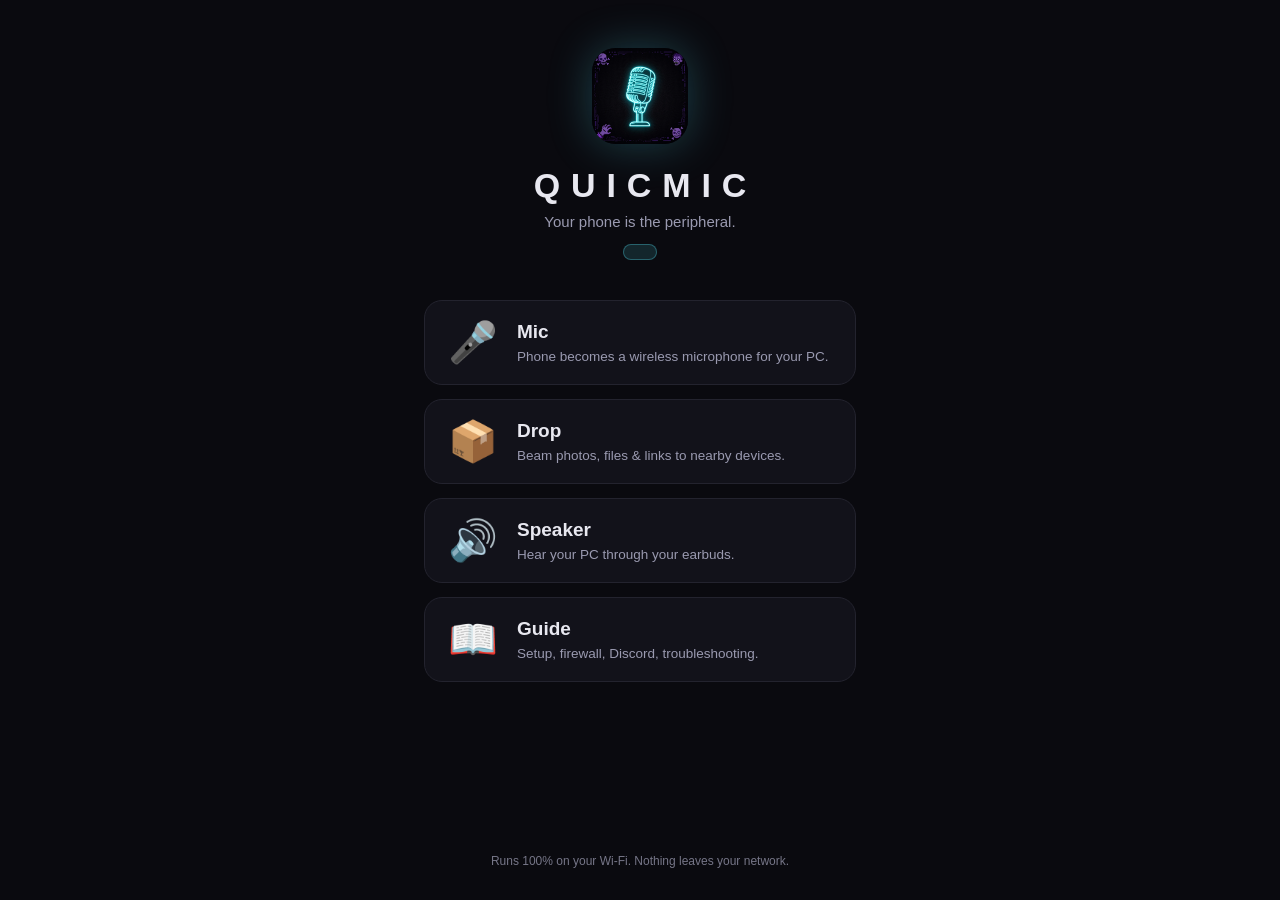
<file: web/index.html>
<!DOCTYPE html>
<html lang="en">
<head>
    <meta charset="UTF-8">
    <meta name="viewport"
        content="width=device-width, initial-scale=1.0, maximum-scale=1.0, user-scalable=no, viewport-fit=cover">
    <meta name="mobile-web-app-capable" content="yes">
    <meta name="apple-mobile-web-app-capable" content="yes">
    <meta name="apple-mobile-web-app-status-bar-style" content="black-translucent">
    <meta name="apple-mobile-web-app-title" content="QuicMic">
    <meta name="theme-color" content="#0a0a0f">
    <title>QuicMic</title>
    <link rel="manifest" href="manifest.webmanifest">
    <link rel="icon" type="image/png" href="icons/icon-192.png">
    <link rel="apple-touch-icon" href="icons/icon-180.png">
    <link rel="stylesheet" href="landing.css">
</head>
<body>
    <main class="land">
        <header class="land-head">
            <img class="land-icon" src="icons/icon-192.png" alt="QuicMic icon" width="96" height="96">
            <h1 class="land-title">QUICMIC</h1>
            <p class="land-sub">Your phone is the peripheral.</p>
            <p id="pair-line" class="land-pair" hidden></p>
        </header>

        <nav class="land-cards" aria-label="Choose a screen">
            <a class="land-card" id="card-mic" href="mic.html">
                <span class="land-emoji" aria-hidden="true">🎤</span>
                <span class="land-card-title">Mic</span>
                <span class="land-card-desc">Phone becomes a wireless microphone for your PC.</span>
            </a>
            <a class="land-card" id="card-drop" href="drop.html">
                <span class="land-emoji" aria-hidden="true">📦</span>
                <span class="land-card-title">Drop</span>
                <span class="land-card-desc">Beam photos, files &amp; links to nearby devices.</span>
            </a>
            <a class="land-card" id="card-speaker" href="speaker.html">
                <span class="land-emoji" aria-hidden="true">🔊</span>
                <span class="land-card-title">Speaker</span>
                <span class="land-card-desc">Hear your PC through your earbuds.</span>
            </a>
            <a class="land-card" id="card-guide" href="guide.html">
                <span class="land-emoji" aria-hidden="true">📖</span>
                <span class="land-card-title">Guide</span>
                <span class="land-card-desc">Setup, firewall, Discord, troubleshooting.</span>
            </a>
        </nav>

        <section class="land-install" id="install-box" hidden>
            <button class="btn btn-primary btn-block" id="btn-install">Install as an app</button>
            <p class="land-hint">Adds QuicMic to your home screen — opens fullscreen, no browser chrome.</p>
        </section>
        <p class="land-hint" id="ios-install-hint" hidden>On iPhone: Share → Add to Home Screen for the app experience.</p>

        <footer class="land-foot">Runs 100% on your Wi-Fi. Nothing leaves your network.</footer>
    </main>
    <script src="landing.js"></script>
</body>
</html>
</file>
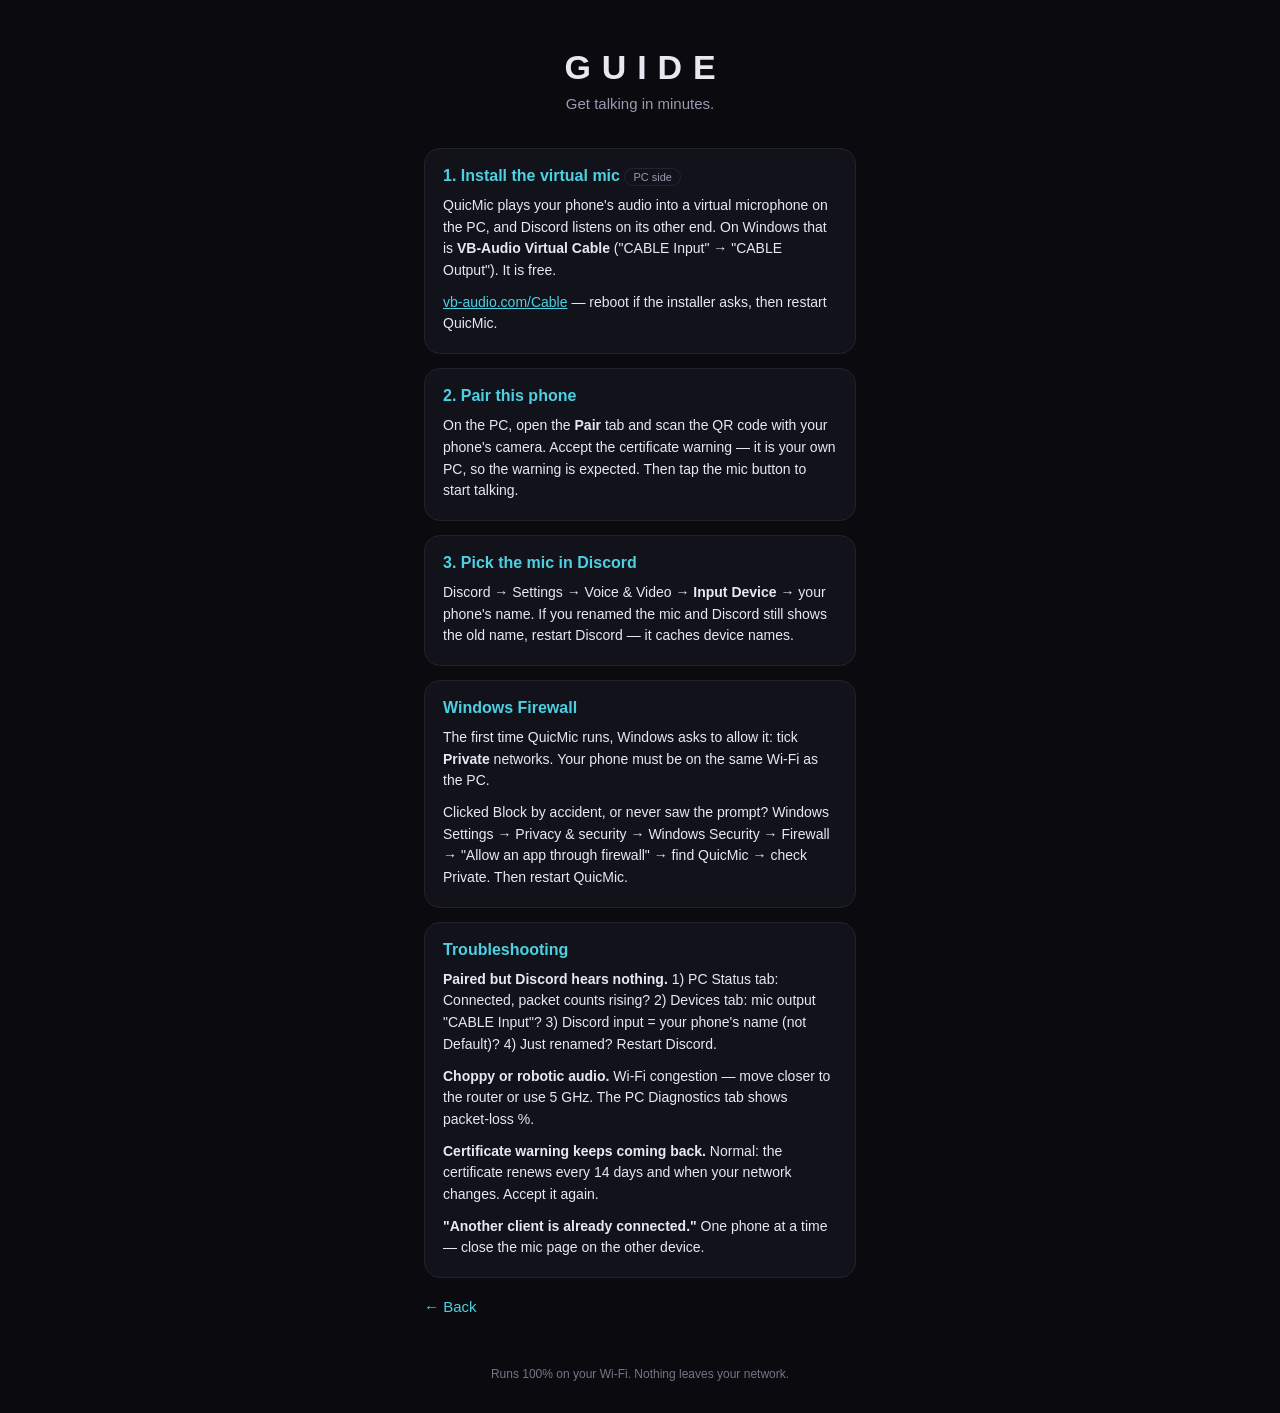
<file: web/guide.html>
<!DOCTYPE html>
<html lang="en">
<head>
    <meta charset="UTF-8">
    <meta name="viewport"
        content="width=device-width, initial-scale=1.0, maximum-scale=1.0, user-scalable=no, viewport-fit=cover">
    <meta name="mobile-web-app-capable" content="yes">
    <meta name="apple-mobile-web-app-capable" content="yes">
    <meta name="apple-mobile-web-app-status-bar-style" content="black-translucent">
    <meta name="theme-color" content="#0a0a0f">
    <title>Guide — QuicMic</title>
    <link rel="icon" type="image/png" href="icons/icon-192.png">
    <link rel="stylesheet" href="landing.css">
    <link rel="stylesheet" href="guide.css">
</head>
<body>
    <main class="land guide">
        <header class="land-head">
            <h1 class="land-title">GUIDE</h1>
            <p class="land-sub">Get talking in minutes.</p>
        </header>

        <section class="g-card">
            <h2>1. Install the virtual mic <span class="g-tag">PC side</span></h2>
            <p>QuicMic plays your phone's audio into a virtual microphone on the PC, and Discord listens on its other end. On Windows that is <strong>VB-Audio Virtual Cable</strong> ("CABLE Input" → "CABLE Output"). It is free.</p>
            <p><a href="https://vb-audio.com/Cable/" rel="noopener">vb-audio.com/Cable</a> — reboot if the installer asks, then restart QuicMic.</p>
        </section>

        <section class="g-card">
            <h2>2. Pair this phone</h2>
            <p>On the PC, open the <strong>Pair</strong> tab and scan the QR code with your phone's camera. Accept the certificate warning — it is your own PC, so the warning is expected. Then tap the mic button to start talking.</p>
        </section>

        <section class="g-card">
            <h2>3. Pick the mic in Discord</h2>
            <p>Discord → Settings → Voice &amp; Video → <strong>Input Device</strong> → your phone's name. If you renamed the mic and Discord still shows the old name, restart Discord — it caches device names.</p>
        </section>

        <section class="g-card">
            <h2>Windows Firewall</h2>
            <p>The first time QuicMic runs, Windows asks to allow it: tick <strong>Private</strong> networks. Your phone must be on the same Wi-Fi as the PC.</p>
            <p>Clicked Block by accident, or never saw the prompt? Windows Settings → Privacy &amp; security → Windows Security → Firewall → "Allow an app through firewall" → find QuicMic → check Private. Then restart QuicMic.</p>
        </section>

        <section class="g-card">
            <h2>Troubleshooting</h2>
            <p><strong>Paired but Discord hears nothing.</strong> 1) PC Status tab: Connected, packet counts rising? 2) Devices tab: mic output "CABLE Input"? 3) Discord input = your phone's name (not Default)? 4) Just renamed? Restart Discord.</p>
            <p><strong>Choppy or robotic audio.</strong> Wi-Fi congestion — move closer to the router or use 5&nbsp;GHz. The PC Diagnostics tab shows packet-loss %.</p>
            <p><strong>Certificate warning keeps coming back.</strong> Normal: the certificate renews every 14 days and when your network changes. Accept it again.</p>
            <p><strong>"Another client is already connected."</strong> One phone at a time — close the mic page on the other device.</p>
        </section>

        <p><a class="g-back" href="index.html">← Back</a></p>
        <footer class="land-foot">Runs 100% on your Wi-Fi. Nothing leaves your network.</footer>
    </main>
</body>
</html>
</file>
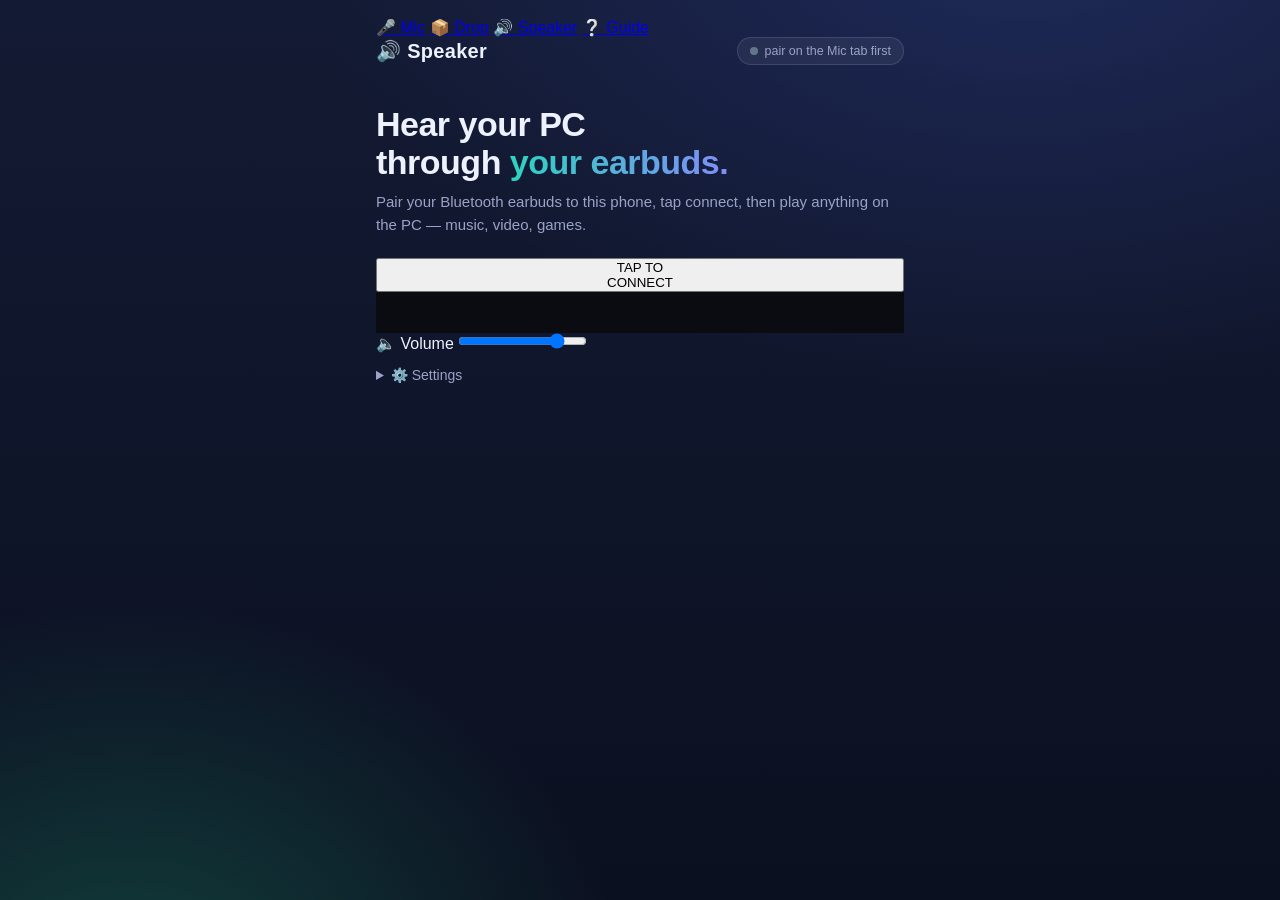
<file: web/speaker.html>
<!DOCTYPE html>
<html lang="en">
<head>
<meta charset="UTF-8">
<meta name="viewport" content="width=device-width, initial-scale=1.0, viewport-fit=cover">
<title>Speaker — QuicMic</title>
<meta name="description" content="Stream your PC's audio to this phone and out through your Bluetooth earbuds.">
<link rel="manifest" href="manifest.webmanifest">
<link rel="apple-touch-icon" href="icons/icon-180.png">
<meta name="theme-color" content="#050508">
<meta name="mobile-web-app-capable" content="yes">
<meta name="apple-mobile-web-app-capable" content="yes">
<meta name="apple-mobile-web-app-status-bar-style" content="black-translucent">
<meta name="apple-mobile-web-app-title" content="Speaker">
<link rel="icon" href="data:image/svg+xml,<svg xmlns='http://www.w3.org/2000/svg' viewBox='0 0 100 100'><text y='.9em' font-size='90'>🔊</text></svg>">
<link rel="stylesheet" href="drop.css">
</head>
<body>
<div class="app">
  <!-- Shared app nav: Mic / Drop / Speaker switcher (one app, three screens). -->
  <nav class="appnav" aria-label="App sections">
    <a class="appnav-link" href="mic.html">🎤 Mic</a>
    <a class="appnav-link" href="drop.html">📦 Drop</a>
    <a class="appnav-link active" href="speaker.html" aria-current="page">🔊 Speaker</a>
    <a class="appnav-link" href="guide.html">❔ Guide</a>
  </nav>
  <header>
    <div class="logo">🔊 Speaker</div>
    <div id="status" class="status"><span class="dot"></span><span id="statusText">not connected</span></div>
  </header>

  <main class="view">
    <h1>Hear your PC<br>through <em>your earbuds.</em></h1>
    <p class="sub">Pair your Bluetooth earbuds to this phone, tap connect, then play anything on the PC — music, video, games.</p>

    <button id="btnConnect" class="bigbtn">TAP TO<br>CONNECT</button>
    <canvas id="meter" class="meter" width="340" height="26"></canvas>

    <div class="volrow">
      <span class="vollabel">🔈 Volume</span>
      <input id="volSlider" type="range" min="0" max="100" value="80" aria-label="Speaker volume">
    </div>
    <div id="stats" class="statsline"></div>

    <details class="settings">
      <summary>⚙️ Settings</summary>
      <label class="check"><input type="checkbox" id="autoConnChk" checked>
        <span>Auto-connect<small>Connect on start when this phone is paired.</small></span>
      </label>
      <label class="check"><span>Stream latency<small>Buffer against Wi-Fi jitter. Higher is smoother but more delayed.</small></span>
        <select id="latencySel" class="select">
          <option value="low">Low · ~40 ms</option>
          <option value="balanced">Balanced · ~100 ms</option>
          <option value="smooth">Smooth · ~240 ms</option>
        </select>
      </label>
      <label class="check" id="sinkRow"><span>Output device<small>Send the audio to your Bluetooth earbuds. Needs a Chromium-based browser.</small></span>
        <select id="sinkSel" class="select" aria-label="Audio output device">
          <option value="">System default</option>
        </select>
      </label>
      <p id="sinkUnsupported" class="hint" hidden>This browser can&apos;t switch output devices, so audio follows the system default. (Output selection needs <code>setSinkId</code>, which iOS Safari doesn&apos;t provide.)</p>
      <button id="btnTone" class="btn">Play local test tone</button>
      <p class="hint">The test tone plays on this phone only (no network) — a quick way to prove your earbuds are routed before streaming.</p>
      <p class="hint">Speaker engine: <b>48 kHz stereo · 20 ms frames</b> over an encrypted WebSocket. Runs alongside the 🎤 Mic tab — both directions at once.</p>
    </details>
  </main>
</div>
<script src="speaker.js"></script>
</body>
</html>
</file>
<file: web/landing.css>
/* QuicMic landing page: Zero-UI dark theme, three chooser cards. */

:root {
    color-scheme: dark;
    --bg: #0a0a0f;
    --panel: #12121a;
    --line: #23232e;
    --txt: #e8e8f0;
    --dim: #9a9ab0;
    --cyan: #4dd0e1;
    --cyan-dim: rgba(77, 208, 225, 0.14);
}

* { margin: 0; padding: 0; box-sizing: border-box; }

body {
    background: var(--bg);
    color: var(--txt);
    font-family: -apple-system, BlinkMacSystemFont, "Segoe UI", Roboto, sans-serif;
    min-height: 100vh;
    min-height: 100dvh;
    display: flex;
    justify-content: center;
}

.land {
    width: 100%;
    max-width: 480px;
    padding: calc(env(safe-area-inset-top, 0px) + 48px) 24px calc(env(safe-area-inset-bottom, 0px) + 32px);
    display: flex;
    flex-direction: column;
    align-items: center;
}

.land-head { text-align: center; margin-bottom: 36px; }

.land-icon {
    border-radius: 24px;
    box-shadow: 0 0 44px rgba(77, 208, 225, 0.28);
    margin-bottom: 18px;
}

.land-title {
    font-size: 34px;
    letter-spacing: 0.32em;
    text-indent: 0.32em;
    font-weight: 800;
}

.land-sub { color: var(--dim); margin-top: 8px; font-size: 15px; }

.land-pair {
    margin-top: 14px;
    font-size: 13px;
    color: var(--cyan);
    background: var(--cyan-dim);
    border: 1px solid rgba(77, 208, 225, 0.35);
    border-radius: 999px;
    padding: 7px 16px;
    display: inline-block;
}

.land-cards {
    width: 100%;
    display: flex;
    flex-direction: column;
    gap: 14px;
}

.land-card {
    display: grid;
    grid-template-columns: 56px 1fr;
    grid-template-rows: auto auto;
    column-gap: 16px;
    align-items: center;
    background: var(--panel);
    border: 1px solid var(--line);
    border-radius: 18px;
    padding: 18px 20px;
    text-decoration: none;
    color: inherit;
    transition: border-color 0.15s, transform 0.15s;
}

.land-card:active {
    border-color: var(--cyan);
    transform: scale(0.98);
}

.land-emoji { font-size: 40px; grid-row: span 2; text-align: center; }

.land-card-title { font-size: 19px; font-weight: 700; }

.land-card-desc { color: var(--dim); font-size: 13.5px; margin-top: 3px; }

.land-install { width: 100%; margin-top: 26px; }

.btn {
    font: inherit;
    border: 1px solid var(--line);
    border-radius: 14px;
    padding: 15px 20px;
    background: var(--panel);
    color: var(--txt);
    cursor: pointer;
}

.btn-primary {
    background: var(--cyan);
    border-color: var(--cyan);
    color: #062a2f;
    font-weight: 700;
}

.btn-block { width: 100%; display: block; }

.land-hint {
    color: var(--dim);
    font-size: 12.5px;
    text-align: center;
    margin-top: 12px;
    line-height: 1.5;
}

.land-foot {
    margin-top: auto;
    padding-top: 34px;
    color: var(--dim);
    font-size: 12px;
    opacity: 0.75;
    text-align: center;
}
</file>
<file: web/guide.css>
/* QuicMic guide page: same Zero-UI dark theme as the landing page. */

.guide { align-items: stretch; }

.g-card {
    background: var(--panel);
    border: 1px solid var(--line);
    border-radius: 16px;
    padding: 18px;
    margin-bottom: 14px;
    text-align: left;
}

.g-card h2 {
    font-size: 16px;
    margin-bottom: 10px;
    color: var(--cyan);
}

.g-card p {
    font-size: 14px;
    line-height: 1.55;
    color: var(--txt);
    margin-bottom: 10px;
}

.g-card p:last-child { margin-bottom: 0; }

.g-card a { color: var(--cyan); }

.g-tag {
    font-size: 11px;
    font-weight: 400;
    color: var(--dim);
    border: 1px solid var(--line);
    border-radius: 999px;
    padding: 2px 8px;
    vertical-align: middle;
    white-space: nowrap;
}

.g-back {
    display: inline-block;
    margin: 6px 0 18px;
    color: var(--cyan);
    font-size: 15px;
    text-decoration: none;
}
</file>
<file: web/drop.css>
* { box-sizing: border-box; margin: 0; padding: 0; }
:root {
  --bg0: #0b1020;
  --bg1: #131a33;
  --card: rgba(255, 255, 255, .06);
  --line: rgba(255, 255, 255, .12);
  --txt: #eef2ff;
  --mut: #9aa3c7;
  --acc: #2dd4bf;
  --acc2: #818cf8;
  --mine: linear-gradient(135deg, #0d9488, #2563eb);
}
html, body { height: 100%; }
body {
  font-family: -apple-system, BlinkMacSystemFont, "SF Pro Text", "Segoe UI", Roboto, Helvetica, Arial, sans-serif;
  color: var(--txt);
  background:
    radial-gradient(1200px 800px at 80% -10%, #1e2a5a 0%, transparent 60%),
    radial-gradient(900px 700px at 10% 110%, #123f3c 0%, transparent 55%),
    linear-gradient(180deg, var(--bg1), var(--bg0));
  min-height: 100vh;
  min-height: 100dvh;
}
.app {
  max-width: 560px;
  margin: 0 auto;
  min-height: 100vh;
  min-height: 100dvh;
  display: flex;
  flex-direction: column;
  padding: 18px 16px calc(20px + env(safe-area-inset-bottom));
}
header { display: flex; align-items: center; justify-content: space-between; margin-bottom: 14px; }
.logo { font-weight: 800; font-size: 20px; letter-spacing: .3px; }
.status {
  display: flex; align-items: center; gap: 7px;
  font-size: 12.5px; color: var(--mut);
  background: var(--card); border: 1px solid var(--line);
  padding: 6px 12px; border-radius: 999px;
  max-width: 55%;
}
.status .dot { width: 8px; height: 8px; border-radius: 50%; background: #64748b; flex: none; }
.status.ok .dot { background: #34d399; box-shadow: 0 0 8px #34d399; }
.status.ok { color: #a7f3d0; }
.status.bad .dot { background: #f87171; }
.status.bad { color: #fecaca; }
#statusText { overflow: hidden; text-overflow: ellipsis; white-space: nowrap; }

.view { flex: 1; display: flex; flex-direction: column; }
.hidden { display: none !important; }

h1 { font-size: 34px; line-height: 1.12; margin: 26px 0 10px; letter-spacing: -.5px; }
h1 em {
  font-style: normal;
  background: linear-gradient(90deg, var(--acc), var(--acc2));
  -webkit-background-clip: text; background-clip: text; color: transparent;
}
h2 { font-size: 24px; margin: 6px 0 4px; }
.sub { color: var(--mut); font-size: 15px; line-height: 1.5; margin-bottom: 22px; }

.cards { display: grid; grid-template-columns: 1fr 1fr; gap: 12px; }
.card {
  background: var(--card); border: 1px solid var(--line); border-radius: 18px;
  padding: 24px 14px; color: var(--txt); cursor: pointer; text-align: center;
  display: flex; flex-direction: column; gap: 6px; align-items: center;
  transition: transform .12s ease, border-color .12s ease;
  font-family: inherit;
}
.card:active { transform: scale(.97); border-color: var(--acc); }
.card-icon { font-size: 34px; }
.card-title { font-weight: 700; font-size: 17px; }
.card-desc { font-size: 12.5px; color: var(--mut); }
.hint { color: var(--mut); font-size: 13px; line-height: 1.55; margin-top: 18px; }

.back {
  align-self: flex-start; background: none; border: none;
  color: var(--mut); font-size: 14px; cursor: pointer;
  margin-bottom: 8px; padding: 4px 0; font-family: inherit;
}
.step { display: flex; gap: 10px; align-items: flex-start; margin: 16px 0 8px; font-size: 14.5px; }
.step .n {
  flex: none; width: 24px; height: 24px; border-radius: 50%;
  background: linear-gradient(135deg, var(--acc), var(--acc2));
  color: #04211d; font-weight: 800; font-size: 13px;
  display: flex; align-items: center; justify-content: center;
}
.step p { padding-top: 2px; color: var(--mut); }

textarea, .composer input[type="text"] {
  width: 100%; background: #0a0f22; border: 1px solid var(--line);
  border-radius: 12px; color: var(--txt); padding: 12px;
  font-size: 13px; font-family: ui-monospace, Menlo, Consolas, monospace;
  resize: vertical;
}
textarea:focus, .composer input:focus { outline: none; border-color: var(--acc); }
.codeRow { display: flex; gap: 8px; align-items: stretch; }
.codeRow textarea { flex: 1; }

.btn {
  background: var(--card); border: 1px solid var(--line); color: var(--txt);
  border-radius: 12px; padding: 12px 18px; font-size: 15px; font-weight: 600;
  cursor: pointer; font-family: inherit;
}
.btn.primary {
  background: linear-gradient(135deg, #14b8a6, #4f46e5);
  border: none; width: 100%; margin-top: 10px; padding: 14px;
}
.btn.small { white-space: nowrap; }
.btn:active { transform: scale(.98); }

.qr {
  background: #fff; padding: 14px; border-radius: 16px;
  width: 228px; margin: 6px auto;
  display: flex; align-items: center; justify-content: center;
  min-height: 60px;
}
.qr img, .qr canvas { width: 200px !important; height: 200px !important; }
.qr .hint { margin: 0; }

/* chat */
#view-chat { min-height: 0; }
.messages {
  flex: 1; overflow-y: auto; display: flex; flex-direction: column;
  gap: 10px; padding: 6px 2px 12px; min-height: 200px;
}
.bubble {
  max-width: 82%; padding: 10px 13px; border-radius: 16px;
  font-size: 14.5px; line-height: 1.45; word-break: break-word;
}
.bubble.mine { align-self: flex-end; background: var(--mine); border-bottom-right-radius: 6px; }
.bubble.theirs { align-self: flex-start; background: rgba(255, 255, 255, .09); border: 1px solid var(--line); border-bottom-left-radius: 6px; }
.bubble .meta { font-size: 10.5px; opacity: .65; margin-top: 5px; text-align: right; }
.bubble a { color: #a5f3fc; }
.sys {
  align-self: center; font-size: 12.5px; color: var(--mut);
  background: rgba(255, 255, 255, .05); padding: 6px 14px; border-radius: 999px;
  text-align: center;
}
.fname { font-weight: 600; font-size: 13.5px; }
.fsize { font-size: 12px; opacity: .7; margin: 2px 0 0; }
.track { height: 6px; background: rgba(0, 0, 0, .3); border-radius: 99px; overflow: hidden; margin-top: 8px; }
.bar { height: 100%; width: 0; background: var(--acc); border-radius: 99px; transition: width .2s; }
.preview { max-width: 100%; border-radius: 10px; margin-top: 8px; display: block; }
.dl {
  display: inline-block; margin-top: 8px; font-size: 13.5px; font-weight: 700;
  color: #04211d; background: var(--acc); padding: 8px 14px;
  border-radius: 10px; text-decoration: none;
}
.composer {
  display: flex; gap: 8px; align-items: center;
  padding-top: 10px; border-top: 1px solid var(--line);
}
.composer input[type="text"] { font-family: inherit; font-size: 16px; flex: 1; }
.composer .btn.primary { width: auto; margin: 0; padding: 12px 16px; }
.attach { font-size: 22px; cursor: pointer; padding: 8px; user-select: none; -webkit-user-select: none; }
.attachbtn {
  background: none; border: none; font-size: 22px; cursor: pointer;
  padding: 8px; font-family: inherit; color: var(--txt);
}
.attach:active, .attachbtn:active { transform: scale(.9); }

/* chat header */
.chathead { display: flex; align-items: center; justify-content: space-between; gap: 10px; margin-bottom: 8px; }
.chathead .back { margin-bottom: 0; }
.peerlabel {
  font-size: 12.5px; color: var(--mut);
  background: var(--card); border: 1px solid var(--line);
  padding: 6px 12px; border-radius: 999px;
  min-width: 0; overflow: hidden; text-overflow: ellipsis; white-space: nowrap;
}
.headright { display: flex; align-items: center; justify-content: flex-end; gap: 8px; flex: 1; min-width: 0; }
.fileactions { display: flex; gap: 6px; flex: none; }
.fileactions .btn { white-space: nowrap; }

/* message entrance */
@keyframes msgin { from { opacity: 0; transform: translateY(6px); } }
.bubble, .sys { animation: msgin .16s ease; }

/* file cards */
.frow { display: flex; align-items: center; gap: 10px; }
.fic { font-size: 26px; flex: none; }
.finfo { flex: 1; min-width: 0; }
.finfo .fname { overflow: hidden; text-overflow: ellipsis; white-space: nowrap; }
.xbtn {
  flex: none; width: 30px; height: 30px; border-radius: 50%;
  background: rgba(248, 113, 113, .1); border: 1px solid rgba(248, 113, 113, .45);
  color: #fca5a5; font-size: 13px; cursor: pointer; font-family: inherit; line-height: 1;
}
.xbtn:active { transform: scale(.9); }
.fnote { font-size: 12px; color: var(--mut); margin-top: 5px; display: none; font-style: italic; }
.spd { font-size: 11.5px; color: var(--mut); margin-top: 5px; text-align: right; min-height: 15px; font-variant-numeric: tabular-nums; }
.track { position: relative; }
.bar.busy {
  background-image: linear-gradient(90deg, var(--acc), var(--acc2), var(--acc));
  background-size: 44px 100%;
  animation: slideshimmer 1.1s linear infinite;
}
@keyframes slideshimmer { from { background-position: 0 0; } to { background-position: 44px 0; } }

/* incoming file approval card */
.bubble.ask { border: 1.5px dashed var(--acc); }
.bubble.ask .fnote { display: block; }
.askrow { display: flex; gap: 8px; margin-top: 10px; }
.askrow .btn { flex: 1; margin-top: 0; padding: 10px 8px; font-size: 14px; }
.askrow .okbtn { border: 1px solid var(--acc); color: #a7f3d0; }
.askrow .nobtn { opacity: .8; }

/* drag & drop send overlay */
#view-chat { position: relative; }
.dropoverlay {
  position: absolute; inset: 0; z-index: 20;
  display: flex; align-items: center; justify-content: center;
  background: rgba(4, 8, 20, .82); backdrop-filter: blur(3px);
  border-radius: 18px; pointer-events: none;
}
.dropcard {
  border: 2px dashed var(--acc); border-radius: 20px;
  background: rgba(45, 212, 191, .07);
  padding: 38px 46px; text-align: center;
  animation: pop .18s ease;
}
@keyframes pop { from { transform: scale(.93); opacity: .35; } }
.droplogo { font-size: 46px; margin-bottom: 8px; }
.droptitle { font-weight: 800; font-size: 19px; }
.dropsub { color: var(--mut); font-size: 13px; margin-top: 6px; }

/* tap-to-connect */
.panel {
  background: var(--card); border: 1px solid var(--line); border-radius: 18px;
  padding: 16px; margin-top: 22px;
}
.panel h3 { font-size: 15px; margin: 14px 0 8px; color: var(--txt); }
.panel h3:first-child { margin-top: 0; }
.rowline { display: flex; align-items: flex-end; gap: 10px; }
.rowline .fld { flex: 1; }
.fld { display: flex; flex-direction: column; gap: 6px; font-size: 13px; color: var(--mut); }
.fld input {
  background: #0a0f22; border: 1px solid var(--line); border-radius: 10px;
  color: var(--txt); padding: 10px 12px; font-size: 15px; font-family: inherit; width: 100%;
}
.fld input:focus { outline: none; border-color: var(--acc); }
.sigdot {
  flex: none; width: 10px; height: 10px; border-radius: 50%;
  background: #64748b; margin-bottom: 14px;
}
.sigdot.on { background: #34d399; box-shadow: 0 0 8px #34d399; }
.sigdot.bad { background: #f87171; }
.devlist { display: flex; flex-direction: column; gap: 8px; }
.devlist .empty { font-size: 13px; color: var(--mut); }
.dev {
  display: flex; align-items: center; gap: 10px;
  background: rgba(255, 255, 255, .05); border: 1px solid var(--line);
  border-radius: 12px; padding: 11px 13px; width: 100%;
  color: var(--txt); font-family: inherit; font-size: 15px; text-align: left;
}
button.dev { cursor: pointer; }
button.dev:active { transform: scale(.98); border-color: var(--acc); }
.dev .avatar {
  flex: none; width: 34px; height: 34px; border-radius: 50%;
  background: linear-gradient(135deg, var(--acc), var(--acc2));
  display: flex; align-items: center; justify-content: center;
  font-weight: 800; color: #04211d; font-size: 15px;
}
.dev .who { flex: 1; min-width: 0; }
.dev .dname { font-weight: 600; overflow: hidden; text-overflow: ellipsis; white-space: nowrap; }
.dev .dsub { font-size: 12px; color: var(--mut); }
.dev .badge {
  flex: none; font-size: 11px; font-weight: 700; color: #04211d;
  background: var(--acc); border-radius: 999px; padding: 3px 9px;
}
.dev.off { opacity: .55; }
.dev .go { color: var(--acc); font-size: 18px; flex: none; }
#callState {
  margin-top: 10px; background: rgba(45, 212, 191, .08);
  border: 1px solid var(--acc); border-radius: 12px; padding: 12px 14px;
  display: flex; align-items: center; gap: 10px; font-size: 14px;
}
#callState .btn.small { margin-left: auto; }
details.settings { margin-top: 14px; }
details.settings summary { cursor: pointer; color: var(--mut); font-size: 14px; }
details.settings .fld { margin-top: 10px; }
details.settings .hint { margin-top: 10px; }

/* tap-to-connect how-to */
details.howto { margin: 2px 0 10px; }
details.howto summary { cursor: pointer; color: var(--acc); font-size: 13.5px; }
details.howto ol { margin: 10px 0 4px; padding-left: 22px; font-size: 14px; line-height: 1.65; color: var(--txt); }
details.howto .hint { margin-top: 8px; }

/* server link line */
.serverline { margin: 0 0 6px; }
.serverline a { color: var(--acc); text-decoration: underline; text-underline-offset: 2px; }
details.settings a.deploylink { color: var(--acc); font-weight: 600; }

/* private mode toggle */
.privrow { display: flex; align-items: center; gap: 8px; font-size: 14px; margin: 0 0 8px; cursor: pointer; color: var(--txt); }
.privrow input { width: 18px; height: 18px; accent-color: var(--acc); flex: none; }
.privrow .hint { margin: 0; }

/* update-available toast */
#updateToast {
  position: fixed; left: 50%; bottom: 18px; z-index: 60;
  transform: translate(-50%, 20px);
  background: var(--card); border: 1px solid var(--acc); color: var(--txt);
  padding: 10px 14px; border-radius: 999px; font-size: 14px;
  display: flex; gap: 10px; align-items: center;
  opacity: 0; pointer-events: none;
  transition: opacity .25s ease, transform .25s ease;
  box-shadow: 0 8px 30px rgba(0, 0, 0, .45);
}
#updateToast.show { opacity: 1; transform: translate(-50%, 0); pointer-events: auto; }
#updateToast button {
  background: var(--acc); border: none; color: #04121a; font-weight: 700;
  padding: 6px 14px; border-radius: 999px; cursor: pointer;
  font-size: 13px; font-family: inherit;
}

/* incoming call modal */
.modal {
  position: fixed; inset: 0; z-index: 50;
  background: rgba(4, 8, 20, .72); backdrop-filter: blur(4px);
  display: flex; align-items: center; justify-content: center; padding: 20px;
}
.sheet {
  background: var(--bg1); border: 1px solid var(--line); border-radius: 20px;
  padding: 26px 22px; max-width: 340px; width: 100%; text-align: center;
}
.ringicon { font-size: 44px; margin-bottom: 10px; animation: ring 1.2s ease-in-out infinite; }
@keyframes ring {
  0%, 100% { transform: rotate(0); }
  20% { transform: rotate(14deg); } 40% { transform: rotate(-12deg); }
  60% { transform: rotate(8deg); } 80% { transform: rotate(-6deg); }
}
.sheet h2 { margin-bottom: 6px; }
.sheet .hint { margin-top: 6px; }
.mrow { display: flex; gap: 10px; margin-top: 18px; }
.mrow .btn { flex: 1; }
.mrow .btn.primary { margin-top: 0; }
</file>
